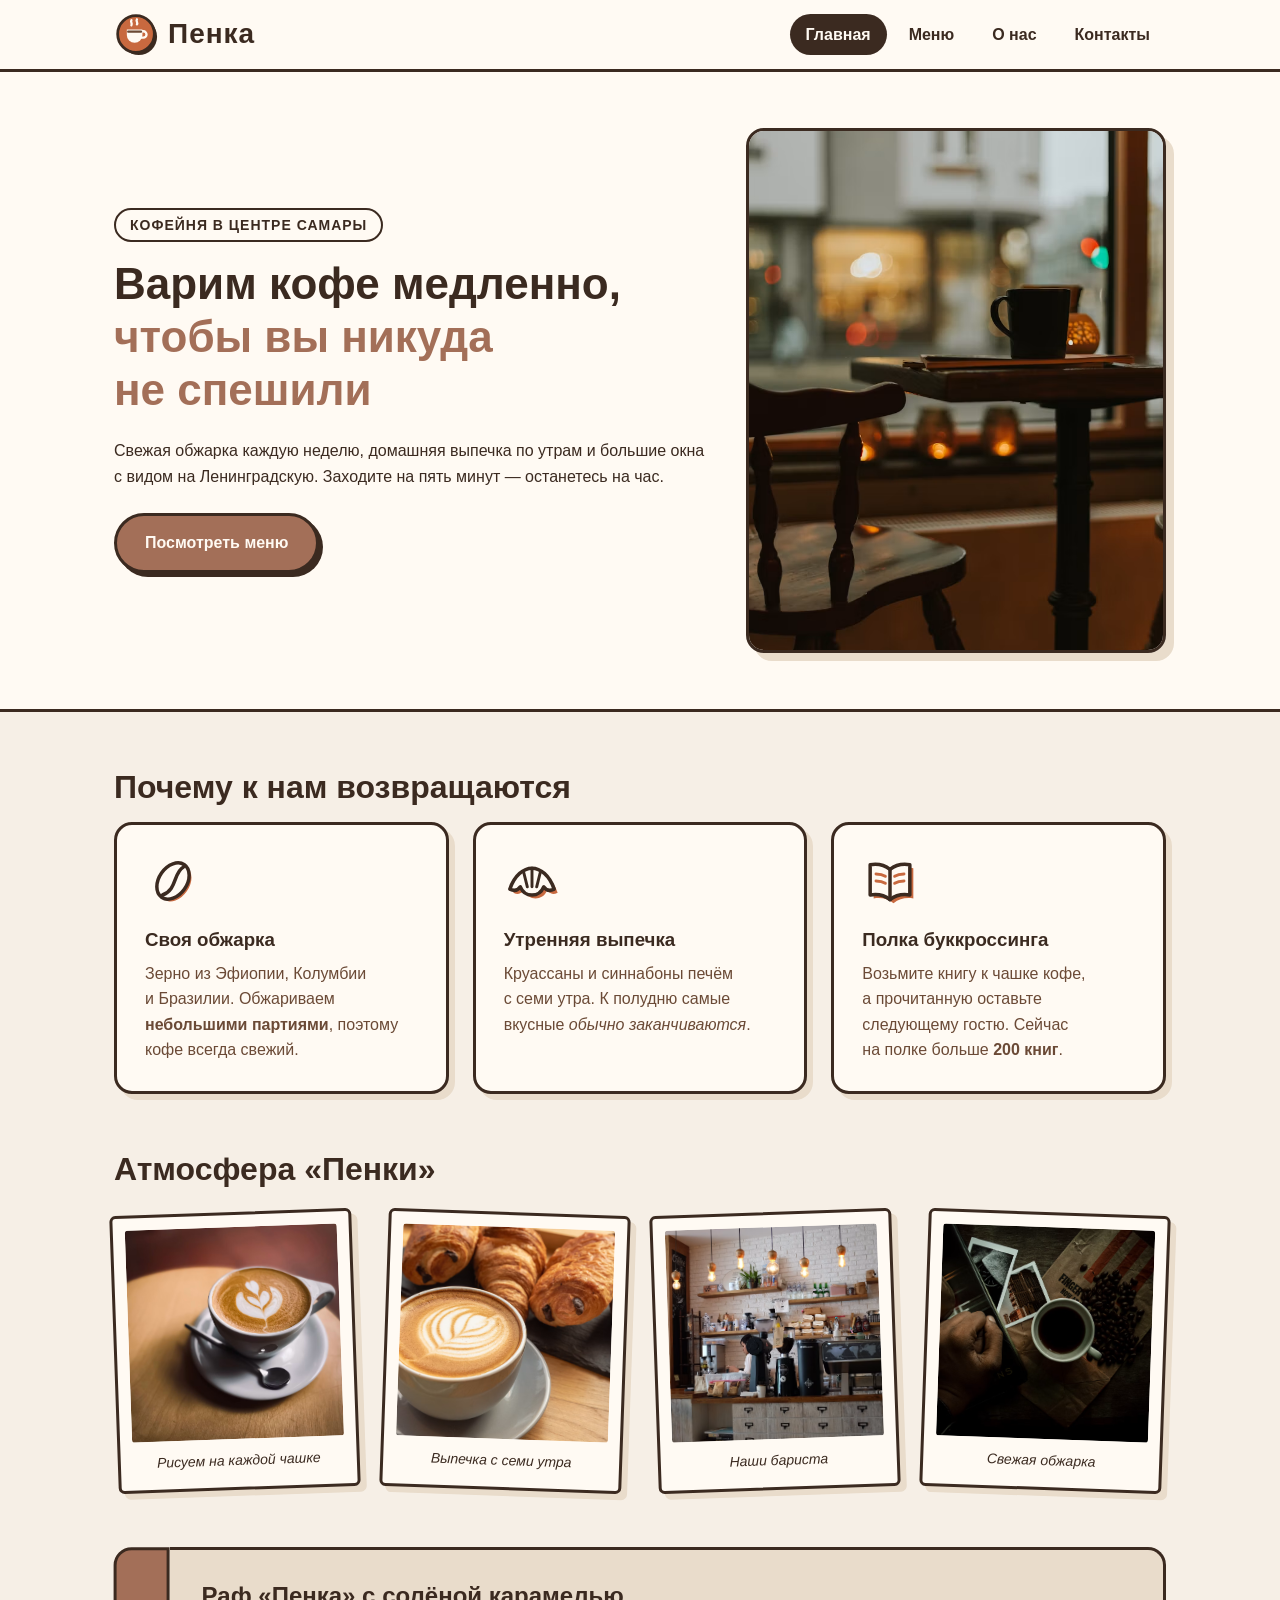
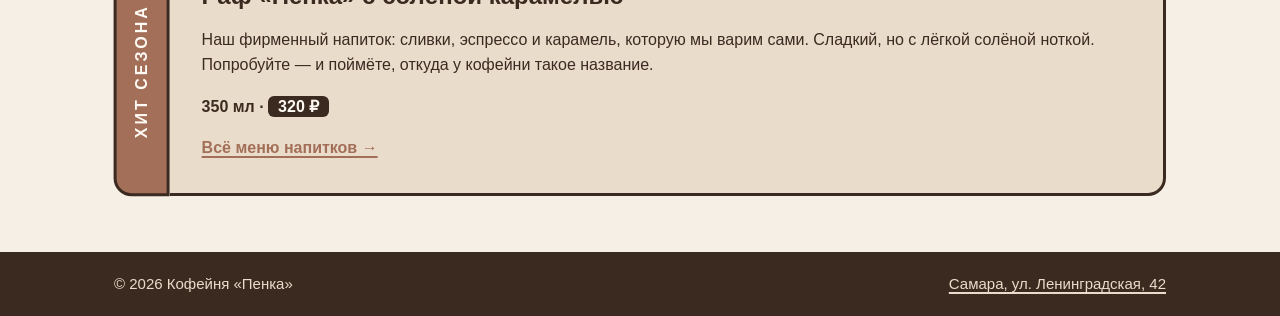
<file: lab2/index.html>
<!DOCTYPE html>
<html lang="ru">

<head>
    <meta charset="UTF-8">
    <meta name="viewport" content="width=device-width, initial-scale=1.0">
    <title>Кофейня «Пенка» — главная</title>
    <link rel="stylesheet" href="css/style.css">
</head>

<body>
    <header id="site-header">
        <div class="container header-inner">
            <a href="index.html" class="logo">
                <img src="images/logo.svg" alt="Логотип кофейни «Пенка»" width="44" height="44">
                <span class="logo-text">Пенка</span>
            </a>
            <nav class="main-nav">
                <a href="index.html" class="active">Главная</a>
                <a href="menu.html">Меню</a>
                <a href="about.html">О нас</a>
                <a href="contacts.html">Контакты</a>
            </nav>
        </div>
    </header>

    <main>
        <section class="hero">
            <div class="container hero-inner">
                <div class="hero-text">
                    <p class="eyebrow">Кофейня в центре Самары</p>
                    <h1>Варим кофе медленно, <span class="accent">чтобы вы&nbsp;никуда не&nbsp;спешили</span></h1>
                    <p>Свежая обжарка каждую неделю, домашняя выпечка по утрам и большие окна с видом
                        на&nbsp;Ленинградскую.
                        Заходите на&nbsp;пять минут — останетесь на&nbsp;час.</p>
                    <a href="menu.html" class="button">Посмотреть меню</a>
                </div>
                <img src="images/log.avif" alt="Чашка капучино с латте-артом" class="hero-image">
            </div>
        </section>

        <section class="container">
            <h2 class="section-title">Почему к нам возвращаются</h2>
            <div class="cards">
                <div class="card">
                    <img src="images/icon-bean.svg" alt="" class="card-icon">
                    <h3>Своя обжарка</h3>
                    <p>Зерно из&nbsp;Эфиопии, Колумбии и&nbsp;Бразилии. Обжариваем <strong>небольшими партиями</strong>,
                        поэтому кофе всегда свежий.</p>
                </div>
                <div class="card">
                    <img src="images/icon-croissant.svg" alt="" class="card-icon">
                    <h3>Утренняя выпечка</h3>
                    <p>Круассаны и&nbsp;синнабоны печём с&nbsp;семи утра. К&nbsp;полудню самые вкусные <em>обычно
                            заканчиваются</em>.</p>
                </div>
                <div class="card">
                    <img src="images/icon-book.svg" alt="" class="card-icon">
                    <h3>Полка буккроссинга</h3>
                    <p>Возьмите книгу к&nbsp;чашке кофе, а&nbsp;прочитанную оставьте следующему гостю. Сейчас
                        на&nbsp;полке больше <strong>200&nbsp;книг</strong>.</p>
                </div>
            </div>
        </section>

        <section class="container">
            <h2 class="section-title">Атмосфера «Пенки»</h2>
            <div class="photo-cards">
                <figure class="photo-card">
                    <img src="images/latte.avif" alt="Капучино с рисунком на пенке">
                    <figcaption>Рисуем на каждой чашке</figcaption>
                </figure>
                <figure class="photo-card">
                    <img src="images/croissant.avif" alt="Свежие круассаны на подносе">
                    <figcaption>Выпечка с семи утра</figcaption>
                </figure>
                <figure class="photo-card">
                    <img src="images/coff.avif" alt="Бариста готовит кофе">
                    <figcaption>Наши бариста</figcaption>
                </figure>
                <figure class="photo-card">
                    <img src="images/photo-beans.avif" alt="Обжаренные кофейные зёрна">
                    <figcaption>Свежая обжарка</figcaption>
                </figure>
            </div>
        </section>

        <section class="container highlight">
            <div class="highlight-label">Хит сезона</div>
            <div class="highlight-body">
                <h2>Раф «Пенка» с&nbsp;солёной карамелью</h2>
                <p>Наш фирменный напиток: сливки, эспрессо и&nbsp;карамель, которую мы&nbsp;варим сами.
                    Сладкий, но&nbsp;с&nbsp;лёгкой солёной ноткой. Попробуйте — и&nbsp;поймёте, откуда у&nbsp;кофейни
                    такое название.</p>
                <p class="price-tag">350 мл · <span class="price">320 ₽</span></p>
                <a href="menu.html#coffee" class="link-arrow">Всё меню напитков →</a>
            </div>
        </section>
    </main>

    <footer class="site-footer">
        <div class="container footer-inner">
            <p>© 2026 Кофейня «Пенка»</p>
            <p><a
                    href="https://yandex.ru/maps/51/samara/geo/leningradskaya_ulitsa/8027790/?ll=50.095725%2C53.186407&z=15">Самара,
                    ул. Ленинградская, 42</a></p>
        </div>
    </footer>

</body>

</html>
</file>
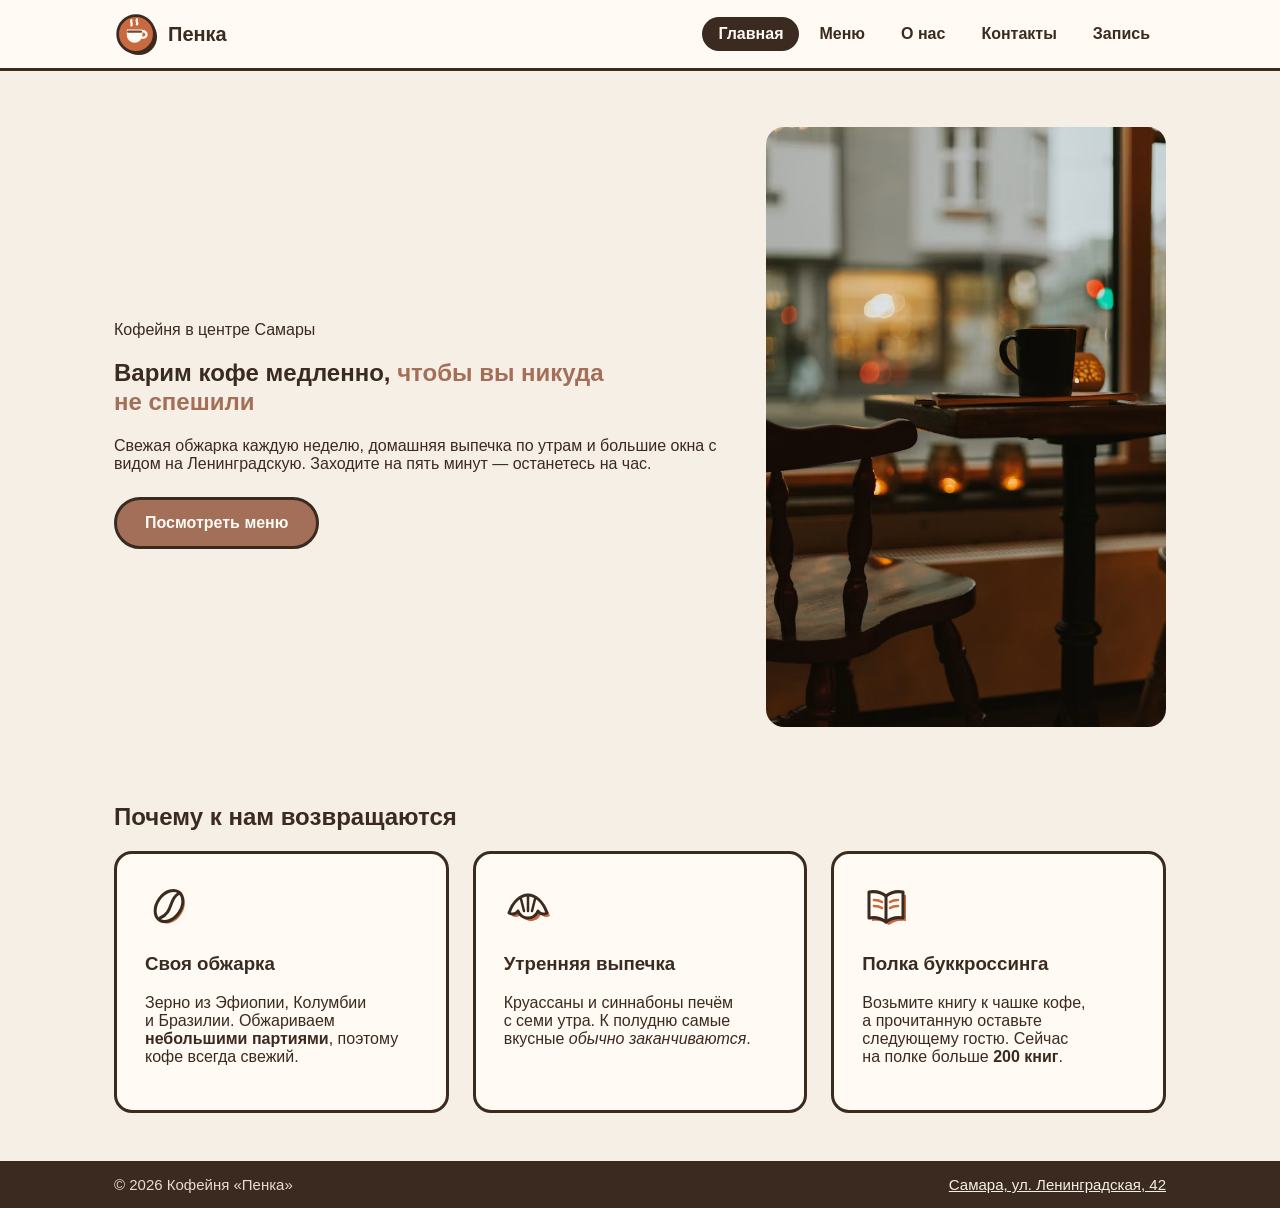
<file: lab4/index.html>
<!DOCTYPE html>
<html lang="ru">

<head>
    <meta charset="UTF-8">
    <meta name="viewport" content="width=device-width, initial-scale=1.0">
    <title>Кофейня «Пенка» — главная</title>
    <link rel="stylesheet" href="css/style.css">
</head>

<body>
    <header class="header">
        <div class="container header__inner">
            <a href="index.html" class="logo">
                <img src="images/logo.svg" alt="Логотип кофейни «Пенка»" width="44" height="44">
                <span class="logo__text">Пенка</span>
            </a>
            <nav class="nav">
                <a href="index.html" class="nav__link nav__link_active">Главная</a>
                <a href="menu.html" class="nav__link">Меню</a>
                <a href="about.html" class="nav__link">О нас</a>
                <a href="contacts.html" class="nav__link">Контакты</a>
                <a href="booking.html" class="nav__link">Запись</a>
            </nav>
        </div>
    </header>

    <main>
        <section class="hero">
            <div class="container hero__inner">
                <div class="hero__content">
                    <p>Кофейня в центре Самары</p>
                    <h1>Варим кофе медленно, <span class="hero__accent">чтобы вы&nbsp;никуда не&nbsp;спешили</span></h1>
                    <p>Свежая обжарка каждую неделю, домашняя выпечка по утрам и большие окна с видом
                        на&nbsp;Ленинградскую.
                        Заходите на&nbsp;пять минут — останетесь на&nbsp;час.</p>
                    <a href="menu.html" class="button">Посмотреть меню</a>
                </div>

                <!-- Анимация -->
                <div class="hero__media">
                    <img src="images/log.avif" alt="Чашка капучино с латте-артом" class="hero__image">
                </div>
            </div>
        </section>

        <section class="container features">
            <h2>Почему к нам возвращаются</h2>
            <ul class="features__list">
                <li class="features__item card">
                    <img src="images/icon-bean.svg" alt="" class="card__icon">
                    <h3>Своя обжарка</h3>
                    <p>Зерно из&nbsp;Эфиопии, Колумбии и&nbsp;Бразилии. Обжариваем <strong>небольшими партиями</strong>,
                        поэтому кофе всегда свежий.</p>
                </li>
                <li class="features__item card">
                    <img src="images/icon-croissant.svg" alt="" class="card__icon">
                    <h3>Утренняя выпечка</h3>
                    <p>Круассаны и&nbsp;синнабоны печём с&nbsp;семи утра. К&nbsp;полудню самые вкусные <em>обычно
                            заканчиваются</em>.</p>
                </li>
                <li class="features__item card">
                    <img src="images/icon-book.svg" alt="" class="card__icon">
                    <h3>Полка буккроссинга</h3>
                    <p>Возьмите книгу к&nbsp;чашке кофе, а&nbsp;прочитанную оставьте следующему гостю. Сейчас
                        на&nbsp;полке больше <strong>200&nbsp;книг</strong>.</p>
                </li>
            </ul>
        </section>
    </main>

    <footer class="footer">
        <div class="container footer__inner">
            <p>© 2026 Кофейня «Пенка»</p>
            <p><a class="footer__link"
                    href="https://yandex.ru/maps/51/samara/geo/leningradskaya_ulitsa/8027790/?ll=50.095725%2C53.186407&z=15">Самара,
                    ул. Ленинградская, 42</a></p>
        </div>
    </footer>
</body>

</html>
</file>
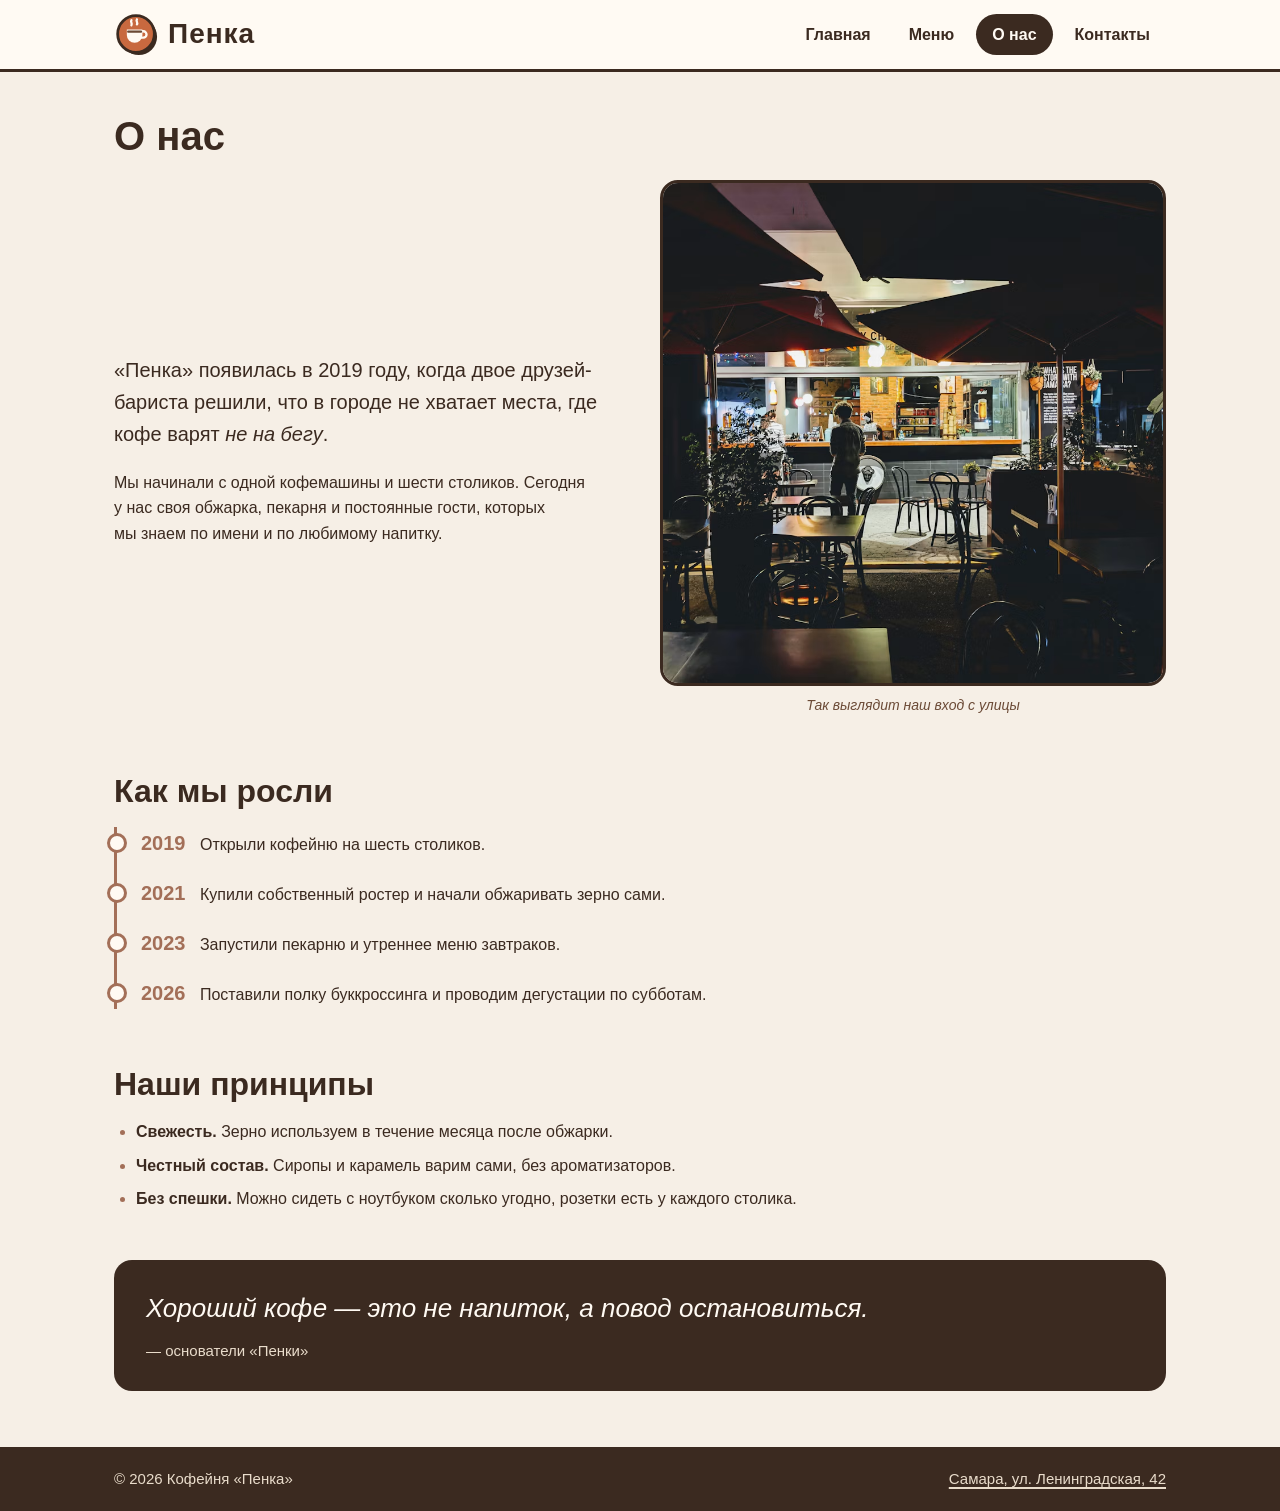
<file: lab2/about.html>
<!DOCTYPE html>
<html lang="ru">

<head>
    <meta charset="UTF-8">
    <meta name="viewport" content="width=device-width, initial-scale=1.0">
    <title>Кофейня «Пенка» — о нас</title>
    <link rel="stylesheet" href="css/style.css">
</head>

<body>
    <header id="site-header">
        <div class="container header-inner">
            <a href="index.html" class="logo">
                <img src="images/logo.svg" alt="Логотип кофейни «Пенка»" width="44" height="44">
                <span class="logo-text">Пенка</span>
            </a>
            <nav class="main-nav">
                <a href="index.html">Главная</a>
                <a href="menu.html">Меню</a>
                <a href="about.html" class="active">О нас</a>
                <a href="contacts.html">Контакты</a>
            </nav>
        </div>
    </header>

    <main class="container page">
        <h1 class="page-title">О нас</h1>

        <div class="about-grid">
            <div>
                <p class="lead">«Пенка» появилась в&nbsp;2019&nbsp;году, когда двое друзей-бариста решили, что
                    в&nbsp;городе
                    не&nbsp;хватает места, где кофе варят <em>не&nbsp;на&nbsp;бегу</em>.</p>
                <p>Мы&nbsp;начинали с&nbsp;одной кофемашины и&nbsp;шести столиков. Сегодня у&nbsp;нас своя обжарка,
                    пекарня и&nbsp;постоянные гости, которых мы&nbsp;знаем по&nbsp;имени и&nbsp;по&nbsp;любимому
                    напитку.</p>
            </div>
            <figure class="about-figure">
                <img src="images/photo-1558013891-da4959724894.avif" alt="Вход в кофейню «Пенка»">
                <figcaption>Так выглядит наш вход с&nbsp;улицы</figcaption>
            </figure>
        </div>

        <h2 class="section-title">Как мы росли</h2>
        <ol class="timeline">
            <li><span class="year">2019</span> Открыли кофейню на&nbsp;шесть столиков.</li>
            <li><span class="year">2021</span> Купили собственный ростер и&nbsp;начали обжаривать зерно сами.</li>
            <li><span class="year">2023</span> Запустили пекарню и&nbsp;утреннее меню завтраков.</li>
            <li><span class="year">2026</span> Поставили полку буккроссинга и&nbsp;проводим дегустации по&nbsp;субботам.
            </li>
        </ol>

        <h2 class="section-title">Наши принципы</h2>
        <ul class="principles">
            <li><strong>Свежесть.</strong> Зерно используем в&nbsp;течение месяца после обжарки.</li>
            <li><strong>Честный состав.</strong> Сиропы и&nbsp;карамель варим сами, без ароматизаторов.</li>
            <li><strong>Без спешки.</strong> Можно сидеть с&nbsp;ноутбуком сколько угодно, розетки есть у&nbsp;каждого
                столика.</li>
        </ul>

        <blockquote class="quote">
            Хороший кофе — это не&nbsp;напиток, а&nbsp;повод остановиться.
            <span class="quote-author">— основатели «Пенки»</span>
        </blockquote>
    </main>

    <footer class="site-footer">
        <div class="container footer-inner">
            <p>© 2026 Кофейня «Пенка»</p>
            <p><a
                    href="https://yandex.ru/maps/51/samara/geo/leningradskaya_ulitsa/8027790/?ll=50.095725%2C53.186407&z=15">Самара,
                    ул. Ленинградская, 42</a></p>
        </div>
    </footer>


</body>

</html>
</file>
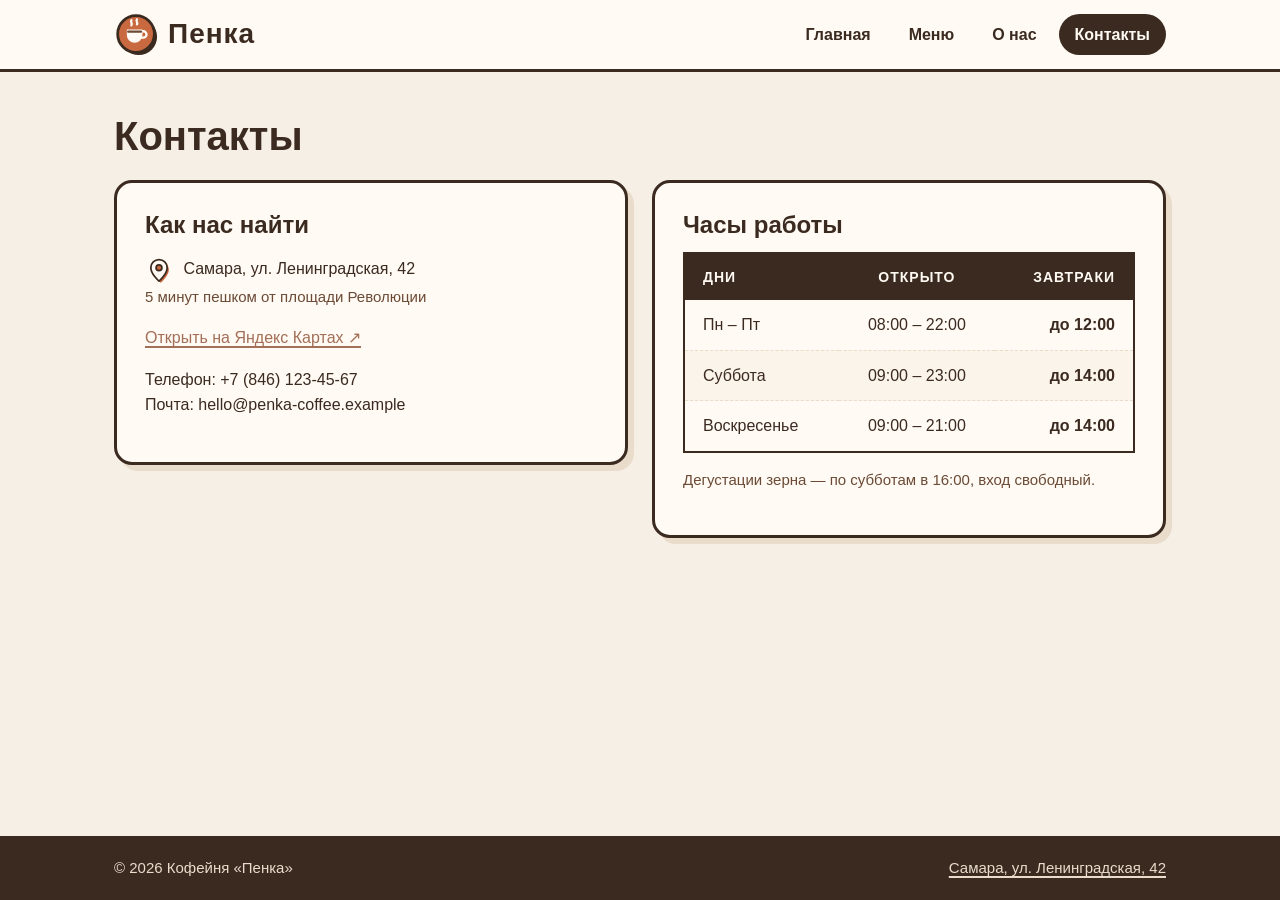
<file: lab2/contacts.html>
<!DOCTYPE html>
<html lang="ru">

<head>
    <meta charset="UTF-8">
    <meta name="viewport" content="width=device-width, initial-scale=1.0">
    <title>Кофейня «Пенка» — контакты</title>
    <link rel="stylesheet" href="css/style.css">
</head>

<body>
    <header id="site-header">
        <div class="container header-inner">
            <a href="index.html" class="logo">
                <img src="images/logo.svg" alt="Логотип кофейни «Пенка»" width="44" height="44">
                <span class="logo-text">Пенка</span>
            </a>
            <nav class="main-nav">
                <a href="index.html">Главная</a>
                <a href="menu.html">Меню</a>
                <a href="about.html">О нас</a>
                <a href="contacts.html" class="active">Контакты</a>
            </nav>
        </div>
    </header>

    <main class="container page">
        <h1 class="page-title">Контакты</h1>

        <div class="contacts-grid">
            <div class="contact-card">
                <h2>Как нас найти</h2>
                <p><img src="images/icon-pin.svg" alt="" class="inline-icon"> Самара,
                    ул.&nbsp;Ленинградская,&nbsp;42<br>
                    <span class="muted">5&nbsp;минут пешком от&nbsp;площади Революции</span>
                </p>
                <p><a href="https://yandex.ru/maps/?text=Самара%2C%20Ленинградская%20улица" target="_blank">Открыть
                        на&nbsp;Яндекс Картах ↗</a></p>
                <p>Телефон: +7&nbsp;(846)&nbsp;123-45-67<br>
                    Почта: hello@penka-coffee.example</p>
            </div>

            <div class="contact-card">
                <h2>Часы работы</h2>
                <table class="hours-table">
                    <thead>
                        <tr>
                            <th class="align-left">Дни</th>
                            <th class="align-center">Открыто</th>
                            <th class="align-right">Завтраки</th>
                        </tr>
                    </thead>
                    <tbody>
                        <tr>
                            <td class="align-left">Пн – Пт</td>
                            <td class="align-center">08:00 – 22:00</td>
                            <td class="align-right">до 12:00</td>
                        </tr>
                        <tr>
                            <td class="align-left">Суббота</td>
                            <td class="align-center">09:00 – 23:00</td>
                            <td class="align-right">до 14:00</td>
                        </tr>
                        <tr>
                            <td class="align-left">Воскресенье</td>
                            <td class="align-center">09:00 – 21:00</td>
                            <td class="align-right">до 14:00</td>
                        </tr>
                    </tbody>
                </table>
                <p class="muted">Дегустации зерна — по&nbsp;субботам в&nbsp;16:00, вход свободный.</p>
            </div>
        </div>
    </main>
    <footer class="site-footer">
        <div class="container footer-inner">
            <p>© 2026 Кофейня «Пенка»</p>
            <p><a
                    href="https://yandex.ru/maps/51/samara/geo/leningradskaya_ulitsa/8027790/?ll=50.095725%2C53.186407&z=15">Самара,
                    ул. Ленинградская, 42</a></p>
        </div>
    </footer>

</body>

</html>
</file>
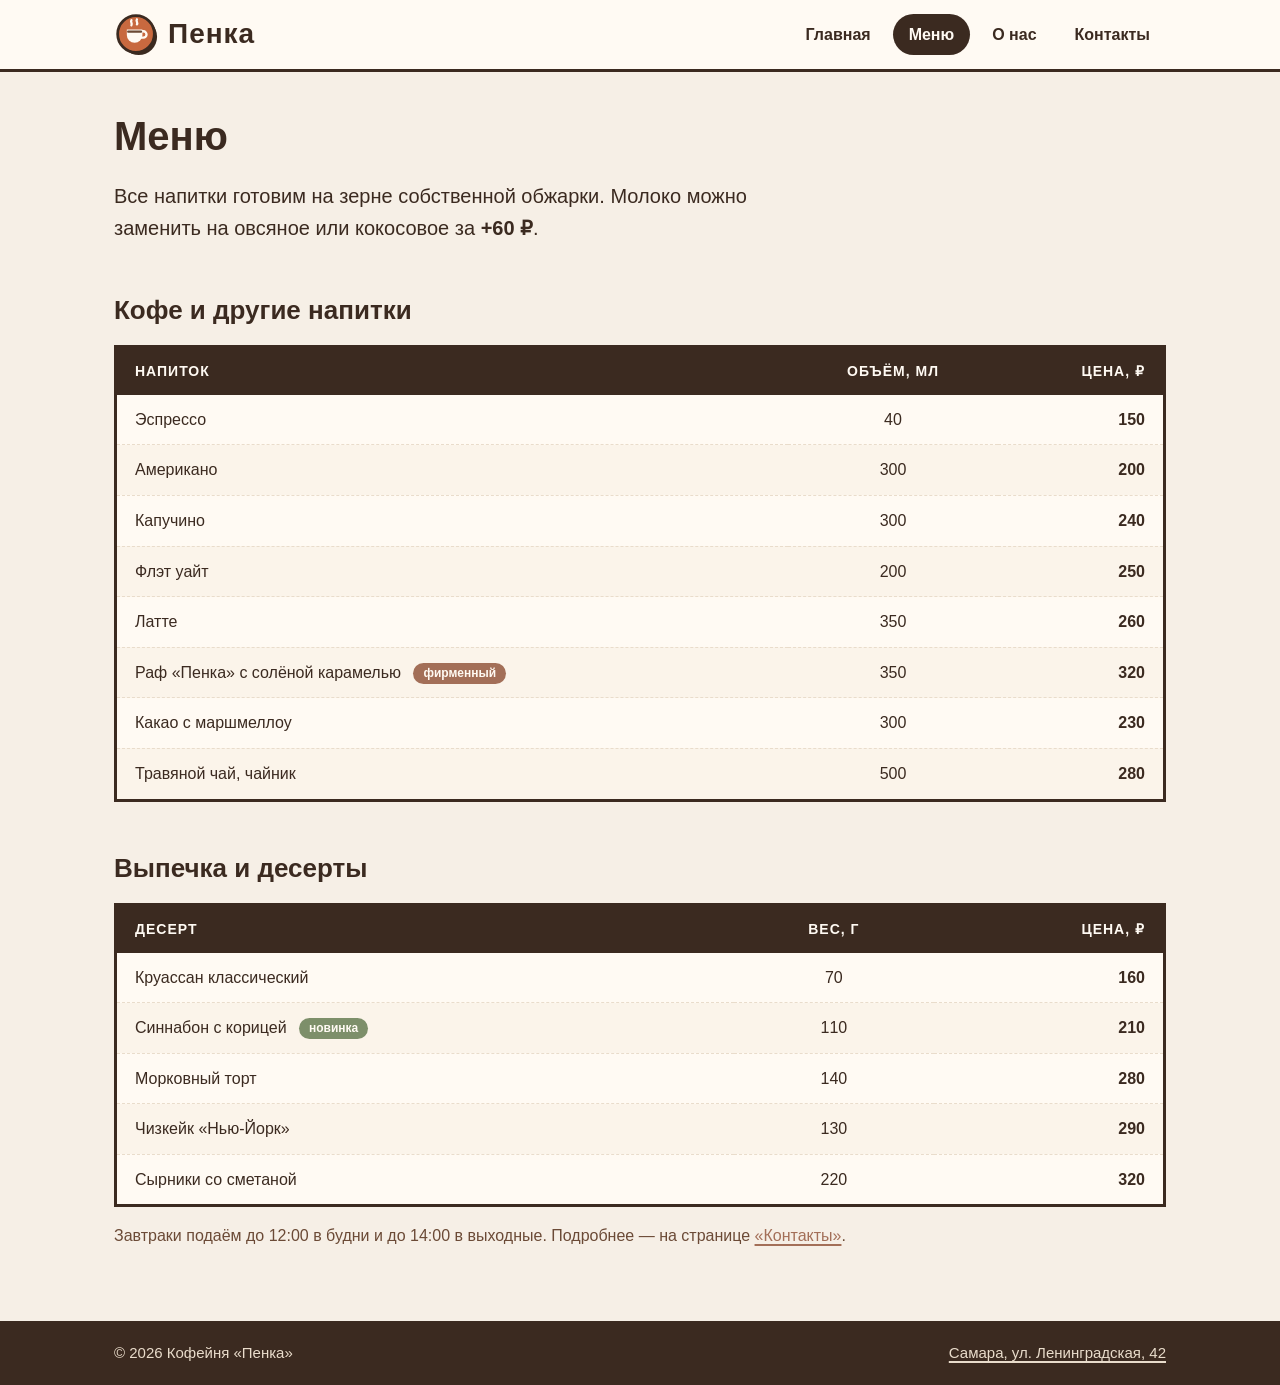
<file: lab2/menu.html>
<!DOCTYPE html>
<html lang="ru">

<head>
    <meta charset="UTF-8">
    <meta name="viewport" content="width=device-width, initial-scale=1.0">
    <title>Кофейня «Пенка» — меню</title>
    <link rel="stylesheet" href="css/style.css">
</head>

<body>
    <header id="site-header">
        <div class="container header-inner">
            <a href="index.html" class="logo">
                <img src="images/logo.svg" alt="Логотип кофейни «Пенка»" width="44" height="44">
                <span class="logo-text">Пенка</span>
            </a>
            <nav class="main-nav">
                <a href="index.html">Главная</a>
                <a href="menu.html" class="active">Меню</a>
                <a href="about.html">О нас</a>
                <a href="contacts.html">Контакты</a>
            </nav>
        </div>
    </header>

    <main class="container page">
        <h1 class="page-title">Меню</h1>
        <p class="lead">Все напитки готовим на&nbsp;зерне собственной обжарки. Молоко можно заменить на&nbsp;овсяное
            или кокосовое за&nbsp;<strong>+60&nbsp;₽</strong>.</p>

        <section id="coffee" class="menu-section">
            <table class="menu-table">
                <caption>Кофе и другие напитки</caption>
                <thead>
                    <tr>
                        <th class="align-left">Напиток</th>
                        <th class="align-center">Объём, мл</th>
                        <th class="align-right">Цена, ₽</th>
                    </tr>
                </thead>
                <tbody>
                    <tr>
                        <td class="align-left">Эспрессо</td>
                        <td class="align-center">40</td>
                        <td class="align-right">150</td>
                    </tr>
                    <tr>
                        <td class="align-left">Американо</td>
                        <td class="align-center">300</td>
                        <td class="align-right">200</td>
                    </tr>
                    <tr>
                        <td class="align-left">Капучино</td>
                        <td class="align-center">300</td>
                        <td class="align-right">240</td>
                    </tr>
                    <tr>
                        <td class="align-left">Флэт уайт</td>
                        <td class="align-center">200</td>
                        <td class="align-right">250</td>
                    </tr>
                    <tr>
                        <td class="align-left">Латте</td>
                        <td class="align-center">350</td>
                        <td class="align-right">260</td>
                    </tr>
                    <tr>
                        <td class="align-left">Раф «Пенка» с солёной карамелью <span class="badge">фирменный</span></td>
                        <td class="align-center">350</td>
                        <td class="align-right">320</td>
                    </tr>
                    <tr>
                        <td class="align-left">Какао с маршмеллоу</td>
                        <td class="align-center">300</td>
                        <td class="align-right">230</td>
                    </tr>
                    <tr>
                        <td class="align-left">Травяной чай, чайник</td>
                        <td class="align-center">500</td>
                        <td class="align-right">280</td>
                    </tr>
                </tbody>
            </table>
        </section>

        <section id="desserts" class="menu-section">
            <table class="menu-table">
                <caption>Выпечка и десерты</caption>
                <thead>
                    <tr>
                        <th class="align-left">Десерт</th>
                        <th class="align-center">Вес, г</th>
                        <th class="align-right">Цена, ₽</th>
                    </tr>
                </thead>
                <tbody>
                    <tr>
                        <td class="align-left">Круассан классический</td>
                        <td class="align-center">70</td>
                        <td class="align-right">160</td>
                    </tr>
                    <tr>
                        <td class="align-left">Синнабон с корицей <span class="badge badge-new">новинка</span></td>
                        <td class="align-center">110</td>
                        <td class="align-right">210</td>
                    </tr>
                    <tr>
                        <td class="align-left">Морковный торт</td>
                        <td class="align-center">140</td>
                        <td class="align-right">280</td>
                    </tr>
                    <tr>
                        <td class="align-left">Чизкейк «Нью-Йорк»</td>
                        <td class="align-center">130</td>
                        <td class="align-right">290</td>
                    </tr>
                    <tr>
                        <td class="align-left">Сырники со сметаной</td>
                        <td class="align-center">220</td>
                        <td class="align-right">320</td>
                    </tr>
                </tbody>
            </table>
        </section>

        <p class="note">Завтраки подаём до&nbsp;12:00 в&nbsp;будни и&nbsp;до&nbsp;14:00 в&nbsp;выходные.
            Подробнее — на&nbsp;странице <a href="contacts.html">«Контакты»</a>.</p>
    </main>

    <footer class="site-footer">
        <div class="container footer-inner">
            <p>© 2026 Кофейня «Пенка»</p>
            <p><a
                    href="https://yandex.ru/maps/51/samara/geo/leningradskaya_ulitsa/8027790/?ll=50.095725%2C53.186407&z=15">Самара,
                    ул. Ленинградская, 42</a></p>
        </div>
    </footer>



</body>

</html>
</file>
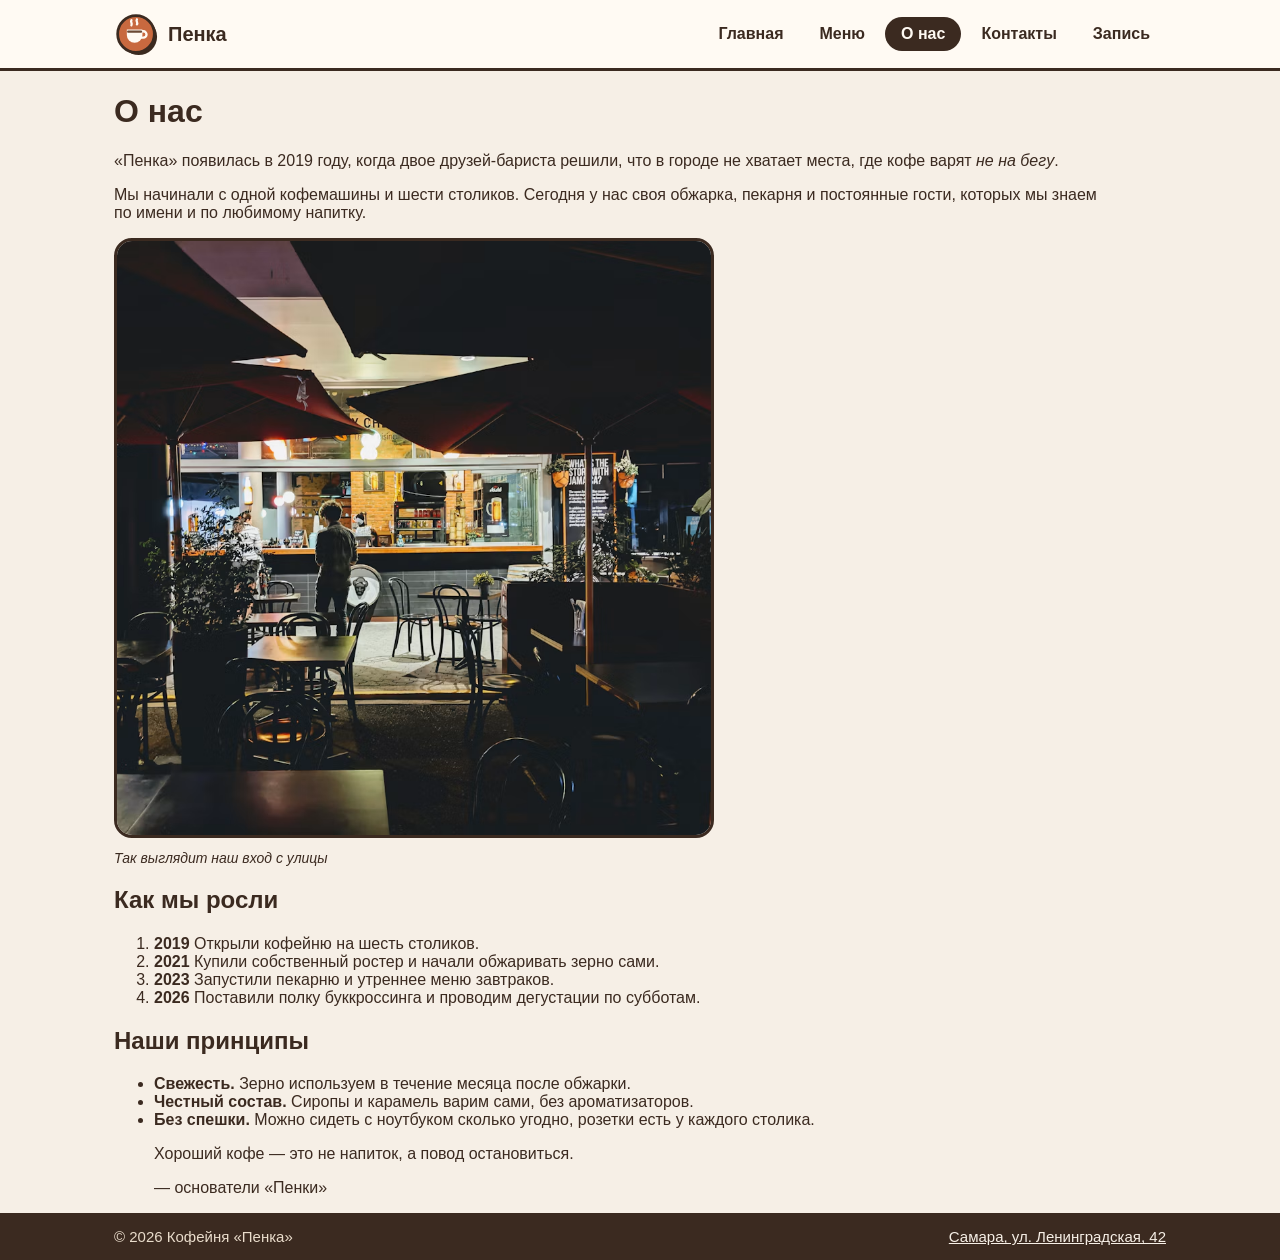
<file: lab4/about.html>
<!DOCTYPE html>
<html lang="ru">

<head>
    <meta charset="UTF-8">
    <meta name="viewport" content="width=device-width, initial-scale=1.0">
    <title>Кофейня «Пенка» — о нас</title>
    <link rel="stylesheet" href="css/style.css">
</head>

<body>
    <header class="header">
        <div class="container header__inner">
            <a href="index.html" class="logo">
                <img src="images/logo.svg" alt="Логотип кофейни «Пенка»" width="44" height="44">
                <span class="logo__text">Пенка</span>
            </a>
            <nav class="nav">
                <a href="index.html" class="nav__link">Главная</a>
                <a href="menu.html" class="nav__link">Меню</a>
                <a href="about.html" class="nav__link nav__link_active">О нас</a>
                <a href="contacts.html" class="nav__link">Контакты</a>
                <a href="booking.html" class="nav__link">Запись</a>
            </nav>
        </div>
    </header>

    <main class="container">
        <h1>О нас</h1>

        <div>
            <div>
                <p>«Пенка» появилась в&nbsp;2019&nbsp;году, когда двое друзей-бариста решили, что
                    в&nbsp;городе
                    не&nbsp;хватает места, где кофе варят <em>не&nbsp;на&nbsp;бегу</em>.</p>
                <p>Мы&nbsp;начинали с&nbsp;одной кофемашины и&nbsp;шести столиков. Сегодня у&nbsp;нас своя обжарка,
                    пекарня и&nbsp;постоянные гости, которых мы&nbsp;знаем по&nbsp;имени и&nbsp;по&nbsp;любимому
                    напитку.</p>
            </div>
            <figure>
                <img src="images/photo-1558013891-da4959724894.avif" alt="Вход в кофейню «Пенка»">
                <figcaption>Так выглядит наш вход с&nbsp;улицы</figcaption>
            </figure>
        </div>

        <h2>Как мы росли</h2>
        <ol>
            <li><strong>2019</strong> Открыли кофейню на&nbsp;шесть столиков.</li>
            <li><strong>2021</strong> Купили собственный ростер и&nbsp;начали обжаривать зерно сами.</li>
            <li><strong>2023</strong> Запустили пекарню и&nbsp;утреннее меню завтраков.</li>
            <li><strong>2026</strong> Поставили полку буккроссинга и&nbsp;проводим дегустации по&nbsp;субботам.
            </li>
        </ol>

        <h2>Наши принципы</h2>
        <ul>
            <li><strong>Свежесть.</strong> Зерно используем в&nbsp;течение месяца после обжарки.</li>
            <li><strong>Честный состав.</strong> Сиропы и&nbsp;карамель варим сами, без ароматизаторов.</li>
            <li><strong>Без спешки.</strong> Можно сидеть с&nbsp;ноутбуком сколько угодно, розетки есть у&nbsp;каждого
                столика.</li>
        </ul>

        <blockquote>
            <p>Хороший кофе — это не&nbsp;напиток, а&nbsp;повод остановиться.</p>
            <p>— основатели «Пенки»</p>
        </blockquote>
    </main>

    <footer class="footer">
        <div class="container footer__inner">
            <p>© 2026 Кофейня «Пенка»</p>
            <p><a class="footer__link"
                    href="https://yandex.ru/maps/51/samara/geo/leningradskaya_ulitsa/8027790/?ll=50.095725%2C53.186407&z=15">Самара,
                    ул. Ленинградская, 42</a></p>
        </div>
    </footer>
</body>

</html>
</file>
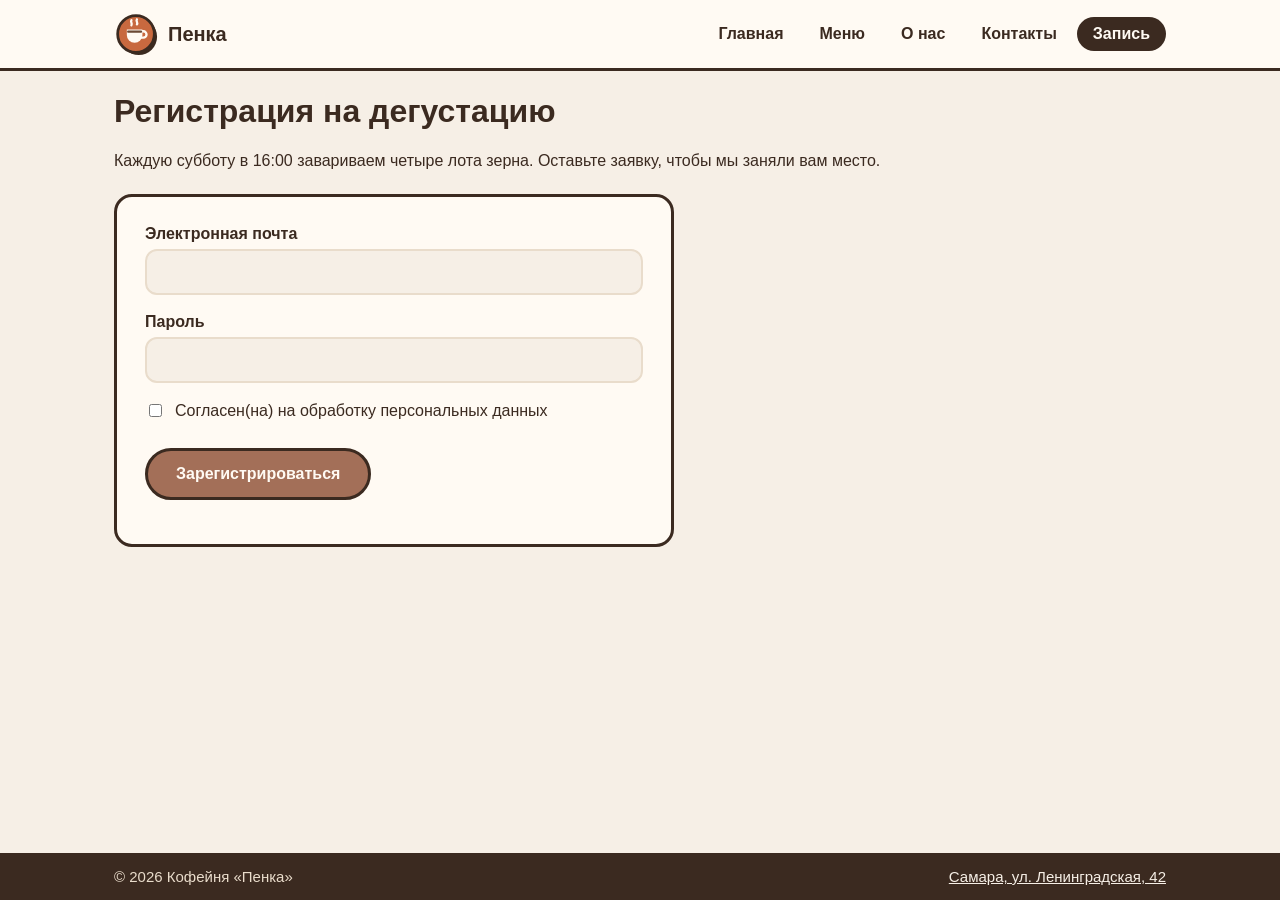
<file: lab4/booking.html>
<!DOCTYPE html>
<html lang="ru">

<head>
	<meta charset="UTF-8">
	<meta name="viewport" content="width=device-width, initial-scale=1.0">
	<title>Кофейня «Пенка» — регистрация на дегустацию</title>
	<link rel="stylesheet" href="css/style.css">
	<script src="js/main.js" defer></script>
</head>

<body>
	<header class="header">
		<div class="container header__inner">
			<a href="index.html" class="logo">
				<img src="images/logo.svg" alt="Логотип кофейни «Пенка»" width="44" height="44">
				<span class="logo__text">Пенка</span>
			</a>
			<nav class="nav">
				<a href="index.html" class="nav__link">Главная</a>
				<a href="menu.html" class="nav__link">Меню</a>
				<a href="about.html" class="nav__link">О нас</a>
				<a href="contacts.html" class="nav__link">Контакты</a>
				<a href="booking.html" class="nav__link nav__link_active">Запись</a>
			</nav>
		</div>
	</header>

	<main class="container">
		<h1>Регистрация на дегустацию</h1>
		<p>Каждую субботу в&nbsp;16:00 завариваем четыре лота зерна. Оставьте заявку, чтобы мы&nbsp;заняли вам место.
		</p>

		<form class="form" action="https://httpbin.org/post" method="post">
			<!-- Тип поля 1: почта -->
			<div class="form__field">
				<label class="form__label" for="guest-email">Электронная почта</label>
				<input class="form__input" type="email" id="guest-email" name="email" required>
			</div>

			<!-- Тип поля 2: пароль -->
			<div class="form__field">
				<label class="form__label" for="guest-password">Пароль</label>
				<input class="form__input" type="password" id="guest-password" name="password" required minlength="6">
			</div>

			<!-- Тип поля 3: галочка -->
			<div class="form__checkbox-field">
				<input type="checkbox" id="guest-agree" name="agree" required>
				<label for="guest-agree">Согласен(на) на обработку персональных данных</label>
			</div>

			<button class="button" type="submit">Зарегистрироваться</button>

			<p class="form__status"></p>
		</form>
	</main>

	<footer class="footer">
		<div class="container footer__inner">
			<p>© 2026 Кофейня «Пенка»</p>
			<p><a class="footer__link"
					href="https://yandex.ru/maps/51/samara/geo/leningradskaya_ulitsa/8027790/?ll=50.095725%2C53.186407&z=15">Самара,
					ул. Ленинградская, 42</a></p>
		</div>
	</footer>
</body>

</html>
</file>
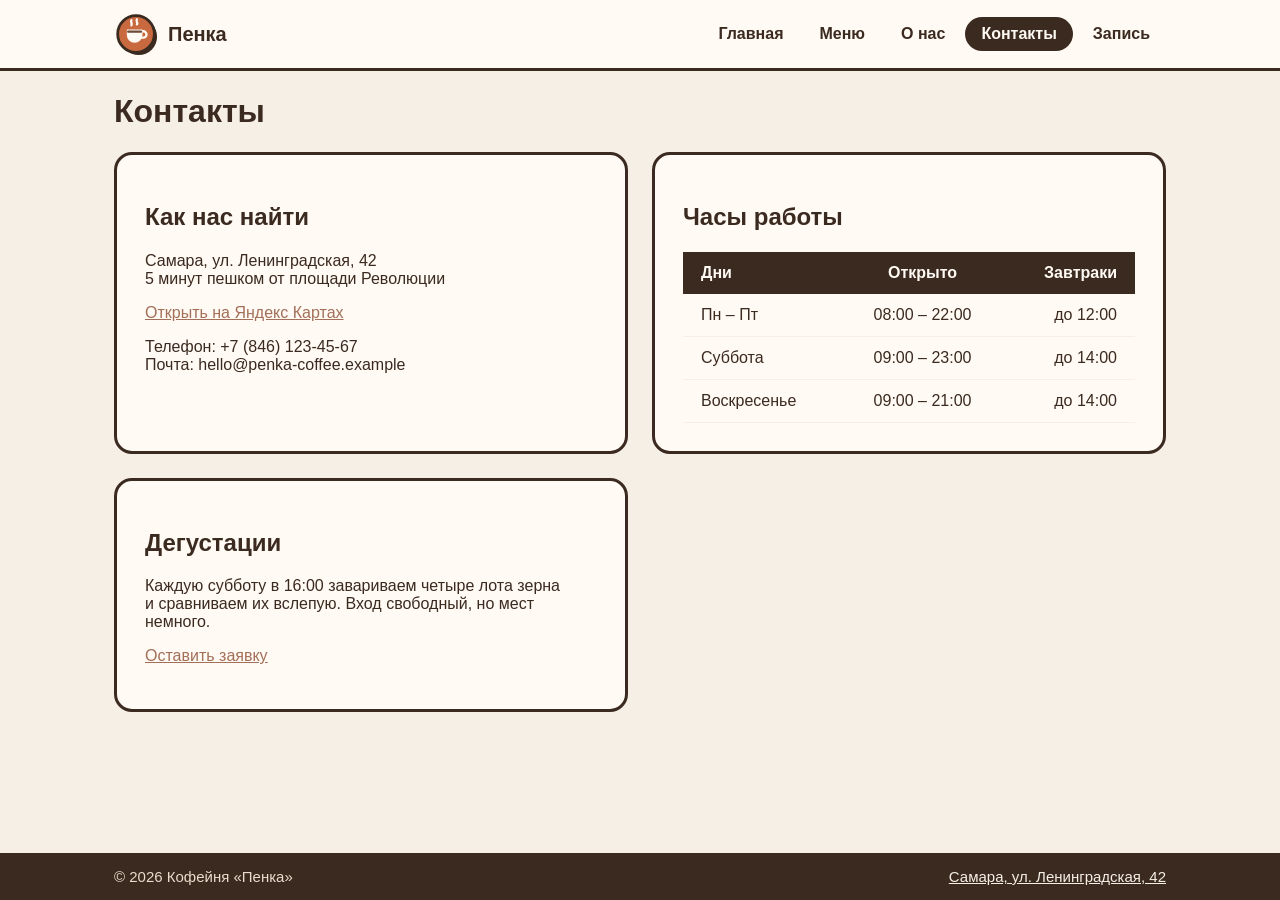
<file: lab4/contacts.html>
<!DOCTYPE html>
<html lang="ru">

<head>
    <meta charset="UTF-8">
    <meta name="viewport" content="width=device-width, initial-scale=1.0">
    <title>Кофейня «Пенка» — контакты</title>
    <link rel="stylesheet" href="css/style.css">
</head>

<body>
    <header class="header">
        <div class="container header__inner">
            <a href="index.html" class="logo">
                <img src="images/logo.svg" alt="Логотип кофейни «Пенка»" width="44" height="44">
                <span class="logo__text">Пенка</span>
            </a>
            <nav class="nav">
                <a href="index.html" class="nav__link">Главная</a>
                <a href="menu.html" class="nav__link">Меню</a>
                <a href="about.html" class="nav__link">О нас</a>
                <a href="contacts.html" class="nav__link nav__link_active">Контакты</a>
                <a href="booking.html" class="nav__link">Запись</a>
            </nav>
        </div>
    </header>

    <main class="container">
        <h1>Контакты</h1>

        <div class="contacts">
            <div class="card">
                <h2>Как нас найти</h2>
                <p>Самара, ул.&nbsp;Ленинградская,&nbsp;42<br>
                    5&nbsp;минут пешком от&nbsp;площади Революции</p>
                <p><a href="https://yandex.ru/maps/?text=Самара%2C%20Ленинградская%20улица" target="_blank">Открыть
                        на&nbsp;Яндекс Картах</a></p>
                <p>Телефон: +7&nbsp;(846)&nbsp;123-45-67<br>
                    Почта: hello@penka-coffee.example</p>
            </div>

            <div class="card">
                <h2>Часы работы</h2>
                <table>
                    <thead>
                        <tr>
                            <th class="align-left">Дни</th>
                            <th class="align-center">Открыто</th>
                            <th class="align-right">Завтраки</th>
                        </tr>
                    </thead>
                    <tbody>
                        <tr>
                            <td class="align-left">Пн – Пт</td>
                            <td class="align-center">08:00 – 22:00</td>
                            <td class="align-right">до 12:00</td>
                        </tr>
                        <tr>
                            <td class="align-left">Суббота</td>
                            <td class="align-center">09:00 – 23:00</td>
                            <td class="align-right">до 14:00</td>
                        </tr>
                        <tr>
                            <td class="align-left">Воскресенье</td>
                            <td class="align-center">09:00 – 21:00</td>
                            <td class="align-right">до 14:00</td>
                        </tr>
                    </tbody>
                </table>
            </div>

            <div class="card">
                <h2>Дегустации</h2>
                <p>Каждую субботу в&nbsp;16:00 завариваем четыре лота зерна и&nbsp;сравниваем их&nbsp;вслепую.
                    Вход свободный, но&nbsp;мест немного.</p>
                <p><a href="booking.html">Оставить заявку</a></p>
            </div>
        </div>
    </main>

    <footer class="footer">
        <div class="container footer__inner">
            <p>© 2026 Кофейня «Пенка»</p>
            <p><a class="footer__link"
                    href="https://yandex.ru/maps/51/samara/geo/leningradskaya_ulitsa/8027790/?ll=50.095725%2C53.186407&z=15">Самара,
                    ул. Ленинградская, 42</a></p>
        </div>
    </footer>
</body>

</html>
</file>
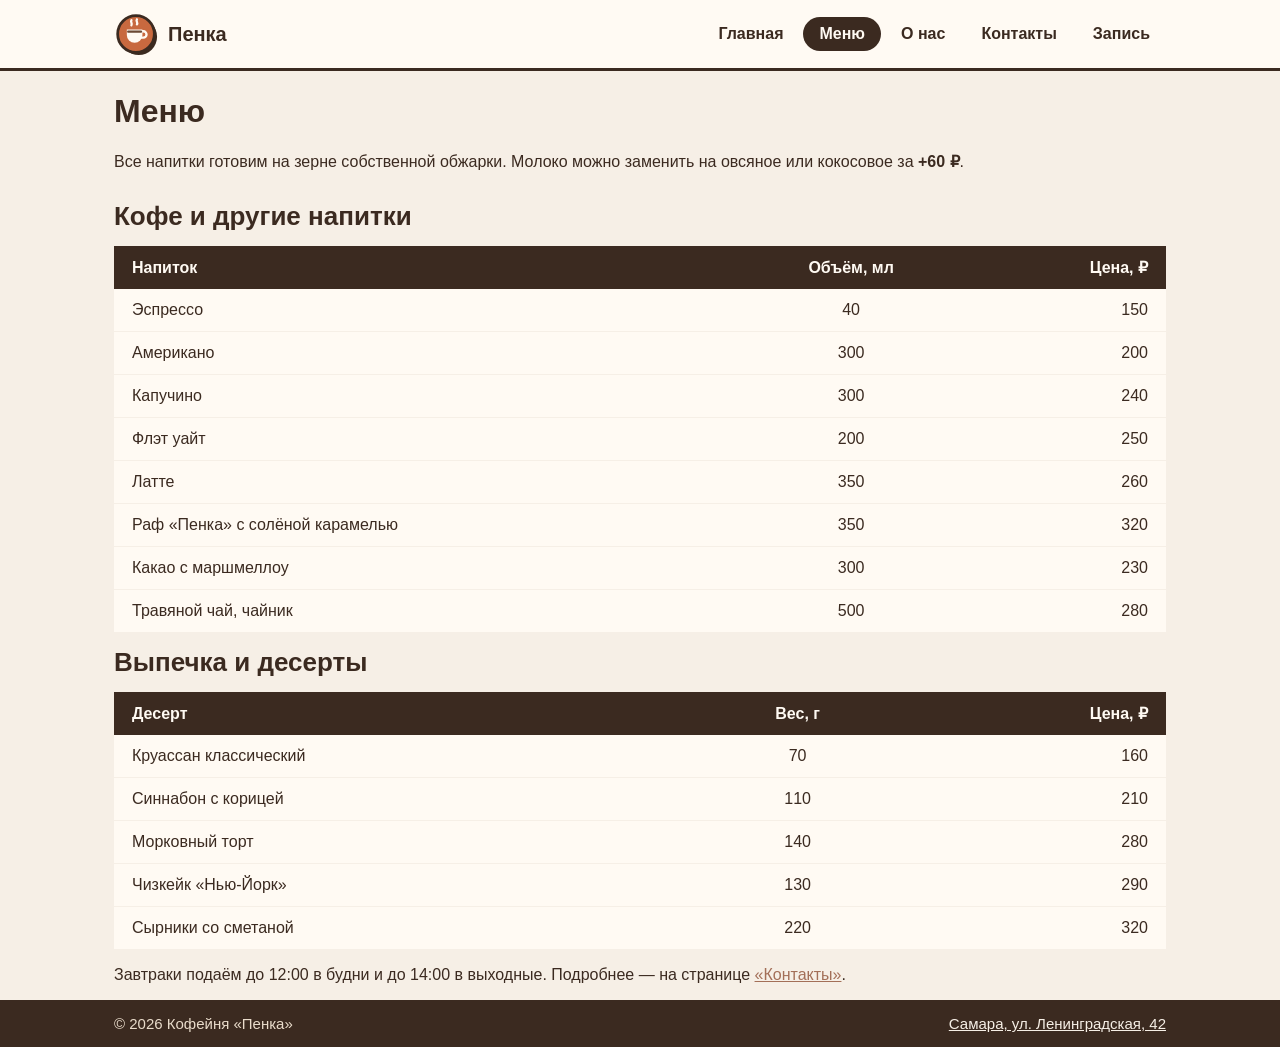
<file: lab4/menu.html>
<!DOCTYPE html>
<html lang="ru">

<head>
    <meta charset="UTF-8">
    <meta name="viewport" content="width=device-width, initial-scale=1.0">
    <title>Кофейня «Пенка» — меню</title>
    <link rel="stylesheet" href="css/style.css">
</head>

<body>
    <header class="header">
        <div class="container header__inner">
            <a href="index.html" class="logo">
                <img src="images/logo.svg" alt="Логотип кофейни «Пенка»" width="44" height="44">
                <span class="logo__text">Пенка</span>
            </a>
            <nav class="nav">
                <a href="index.html" class="nav__link">Главная</a>
                <a href="menu.html" class="nav__link nav__link_active">Меню</a>
                <a href="about.html" class="nav__link">О нас</a>
                <a href="contacts.html" class="nav__link">Контакты</a>
                <a href="booking.html" class="nav__link">Запись</a>
            </nav>
        </div>
    </header>

    <main class="container">
        <h1>Меню</h1>
        <p>Все напитки готовим на&nbsp;зерне собственной обжарки. Молоко можно заменить на&nbsp;овсяное
            или кокосовое за&nbsp;<strong>+60&nbsp;₽</strong>.</p>

        <section id="coffee">
            <table>
                <caption>Кофе и другие напитки</caption>
                <thead>
                    <tr>
                        <th class="align-left">Напиток</th>
                        <th class="align-center">Объём, мл</th>
                        <th class="align-right">Цена, ₽</th>
                    </tr>
                </thead>
                <tbody>
                    <tr>
                        <td class="align-left">Эспрессо</td>
                        <td class="align-center">40</td>
                        <td class="align-right">150</td>
                    </tr>
                    <tr>
                        <td class="align-left">Американо</td>
                        <td class="align-center">300</td>
                        <td class="align-right">200</td>
                    </tr>
                    <tr>
                        <td class="align-left">Капучино</td>
                        <td class="align-center">300</td>
                        <td class="align-right">240</td>
                    </tr>
                    <tr>
                        <td class="align-left">Флэт уайт</td>
                        <td class="align-center">200</td>
                        <td class="align-right">250</td>
                    </tr>
                    <tr>
                        <td class="align-left">Латте</td>
                        <td class="align-center">350</td>
                        <td class="align-right">260</td>
                    </tr>
                    <tr>
                        <td class="align-left">Раф «Пенка» с солёной карамелью </td>
                        <td class="align-center">350</td>
                        <td class="align-right">320</td>
                    </tr>
                    <tr>
                        <td class="align-left">Какао с маршмеллоу</td>
                        <td class="align-center">300</td>
                        <td class="align-right">230</td>
                    </tr>
                    <tr>
                        <td class="align-left">Травяной чай, чайник</td>
                        <td class="align-center">500</td>
                        <td class="align-right">280</td>
                    </tr>
                </tbody>
            </table>
        </section>

        <section id="desserts">
            <table>
                <caption>Выпечка и десерты</caption>
                <thead>
                    <tr>
                        <th class="align-left">Десерт</th>
                        <th class="align-center">Вес, г</th>
                        <th class="align-right">Цена, ₽</th>
                    </tr>
                </thead>
                <tbody>
                    <tr>
                        <td class="align-left">Круассан классический</td>
                        <td class="align-center">70</td>
                        <td class="align-right">160</td>
                    </tr>
                    <tr>
                        <td class="align-left">Синнабон с корицей </td>
                        <td class="align-center">110</td>
                        <td class="align-right">210</td>
                    </tr>
                    <tr>
                        <td class="align-left">Морковный торт</td>
                        <td class="align-center">140</td>
                        <td class="align-right">280</td>
                    </tr>
                    <tr>
                        <td class="align-left">Чизкейк «Нью-Йорк»</td>
                        <td class="align-center">130</td>
                        <td class="align-right">290</td>
                    </tr>
                    <tr>
                        <td class="align-left">Сырники со сметаной</td>
                        <td class="align-center">220</td>
                        <td class="align-right">320</td>
                    </tr>
                </tbody>
            </table>
        </section>

        <p>Завтраки подаём до&nbsp;12:00 в&nbsp;будни и&nbsp;до&nbsp;14:00 в&nbsp;выходные.
            Подробнее — на&nbsp;странице <a href="contacts.html">«Контакты»</a>.</p>
    </main>

    <footer class="footer">
        <div class="container footer__inner">
            <p>© 2026 Кофейня «Пенка»</p>
            <p><a class="footer__link"
                    href="https://yandex.ru/maps/51/samara/geo/leningradskaya_ulitsa/8027790/?ll=50.095725%2C53.186407&z=15">Самара,
                    ул. Ленинградская, 42</a></p>
        </div>
    </footer>
</body>

</html>
</file>
<file: lab2/css/style.css>
/* палитра сайта */
:root {
    --cream: #f6efe6;
    /* фон страницы */
    --paper: #fffaf3;
    /* фон карточек */
    --milk: #e9dccb;
    /* светлые плашки */
    --espresso: #3b2a20;
    /* основной текст */
    --coffee: #6b4a36;
    /* второстепенный текст */
    --terracotta: #a36f58;
    /* акцентный цвет */
    --sage: #7d8f6a;
    /* зелёный для «новинок» */
    --radius: 18px;
}

/* Селекторы по тегу */
* {
    box-sizing: border-box;
}

body {
    margin: 0;
    background-color: var(--cream);
    color: var(--espresso);
    font-family: Arial, Helvetica, sans-serif;
    font-size: 16px;
    line-height: 1.6;
    /* подвал прижат к низу даже на короткой странице */
    display: flex;
    flex-direction: column;
    min-height: 100vh;
}

main {
    flex: 1;
    width: 100%;
}

/* Групповой селектор: общий шрифт для всех заголовков */
h1,
h2,
h3 {
    font-family: "Trebuchet MS", Arial, sans-serif;
    line-height: 1.2;
    margin: 0 0 0.5em;
}

a {
    color: var(--terracotta);
    text-decoration-thickness: 2px;
    text-underline-offset: 3px;
}

/* Псевдокласс: ссылка при наведении */
a:hover {
    color: var(--espresso);
}

img {
    max-width: 100%;
}

/* Общая обёртка */
.container {
    max-width: 1100px;
    margin: 0 auto;
    padding: 0 24px;
}

/* Шапка (селектор по id) */
#site-header {
    position: sticky;
    top: 0;
    z-index: 10;
    background-color: var(--paper);
    border-bottom: 3px solid var(--espresso);
}

.header-inner {
    display: flex;
    align-items: center;
    justify-content: space-between;
    padding-top: 12px;
    padding-bottom: 12px;
}

.logo {
    display: flex;
    align-items: center;
    gap: 10px;
    text-decoration: none;
}

.logo-text {
    font-family: "Trebuchet MS", Arial, sans-serif;
    font-size: 28px;
    font-weight: bold;
    color: var(--espresso);
    letter-spacing: 1px;
}

.main-nav {
    display: flex;
    gap: 6px;
}

/* Селектор потомка: ссылки внутри меню навигации */
.main-nav a {
    padding: 8px 16px;
    border-radius: 999px;
    color: var(--espresso);
    text-decoration: none;
    font-weight: 600;
    transition: background-color 0.2s;
}

.main-nav a:hover {
    background-color: var(--milk);
}

/* Два класса сразу: активный пункт меню */
.main-nav a.active {
    background-color: var(--espresso);
    color: var(--paper);
}

/* Главная: первый экран */
.hero {
    background-color: var(--paper);
    border-bottom: 3px solid var(--espresso);
}

.hero-inner {
    display: flex;
    align-items: center;
    gap: 40px;
    padding-top: 56px;
    padding-bottom: 56px;
}

.hero-text {
    flex: 1;
}

.hero-text h1 {
    font-size: 44px;
}

.hero-image {
    flex: 1;
    width: 100%;
    max-width: 420px;
    aspect-ratio: 4 / 5;
    object-fit: cover;
    border: 3px solid var(--espresso);
    border-radius: var(--radius);
    box-shadow: 8px 8px 0 var(--milk);
}

.eyebrow {
    display: inline-block;
    margin: 0 0 16px;
    padding: 4px 14px;
    border: 2px solid var(--espresso);
    border-radius: 999px;
    font-size: 14px;
    font-weight: 600;
    text-transform: uppercase;
    letter-spacing: 1px;
}

.accent {
    color: var(--terracotta);
}

.button {
    display: inline-block;
    margin-top: 8px;
    padding: 14px 28px;
    background-color: var(--terracotta);
    color: var(--paper);
    border: 3px solid var(--espresso);
    border-radius: 999px;
    box-shadow: 4px 4px 0 var(--espresso);
    font-weight: 700;
    text-decoration: none;
    transition: transform 0.15s, box-shadow 0.15s;
}

.button:hover {
    color: var(--paper);
    transform: translate(2px, 2px);
    box-shadow: 2px 2px 0 var(--espresso);
}

/* Карточки «Почему к нам» */
.section-title {
    margin-top: 56px;
    font-size: 32px;
}

.cards {
    display: grid;
    grid-template-columns: repeat(3, 1fr);
    gap: 24px;
}

.card {
    padding: 28px;
    background-color: var(--paper);
    border: 3px solid var(--espresso);
    border-radius: var(--radius);
    box-shadow: 6px 6px 0 var(--milk);
    transition: transform 0.2s;
}

.card:hover {
    transform: translateY(-4px) rotate(-0.5deg);
}

.card-icon {
    width: 56px;
    height: 56px;
    margin-bottom: 12px;
}

.card p {
    margin: 0;
    color: var(--coffee);
}

/* Блок «Хит сезона» */
.highlight {
    display: flex;
    margin-top: 56px;
    margin-bottom: 56px;
}

.highlight-label {
    writing-mode: vertical-rl;
    transform: rotate(180deg);
    padding: 20px 12px;
    background-color: var(--terracotta);
    color: var(--paper);
    border: 3px solid var(--espresso);
    border-radius: 0 var(--radius) var(--radius) 0;
    font-weight: 700;
    text-transform: uppercase;
    letter-spacing: 3px;
    text-align: center;
}

.highlight-body {
    flex: 1;
    padding: 32px;
    background-color: var(--milk);
    border: 3px solid var(--espresso);
    border-left: none;
    border-radius: 0 var(--radius) var(--radius) 0;
}

.price-tag {
    font-weight: 600;
}

.price {
    padding: 2px 10px;
    background-color: var(--espresso);
    color: var(--paper);
    border-radius: 6px;
}

.link-arrow {
    font-weight: 700;
}

/* Внутренние страницы */
.page {
    padding-top: 40px;
    padding-bottom: 56px;
}

.page-title {
    font-size: 40px;
    color: var(--espresso);
}

.lead {
    font-size: 20px;
    max-width: 720px;
}

.note,
.muted {
    color: var(--coffee);
}

.muted {
    font-size: 15px;
}

/* Таблицы  */
.menu-section {
    margin-top: 32px;
}

table {
    width: 100%;
    border-collapse: collapse;
    background-color: var(--paper);
}

.menu-table {
    border: 3px solid var(--espresso);
}

caption {
    padding: 14px 0;
    font-family: "Trebuchet MS", Arial, sans-serif;
    font-size: 26px;
    font-weight: bold;
    text-align: left;
}

th {
    padding: 12px 18px;
    background-color: var(--espresso);
    color: var(--paper);
    font-size: 14px;
    text-transform: uppercase;
    letter-spacing: 1px;
}

td {
    padding: 12px 18px;
    border-bottom: 1px dashed var(--milk);
}

/* Псевдокласс: «зебра» — каждая чётная строка подсвечена */
tbody tr:nth-child(even) {
    background-color: #fbf4ea;
}

tbody tr:hover {
    background-color: var(--milk);
}

/* Псевдокласс: у последней строки нет нижней линии */
tbody tr:last-child td {
    border-bottom: none;
}

/* Три вида выравнивания в таблице */
.align-left {
    text-align: left;
}

.align-center {
    text-align: center;
}

.align-right {
    text-align: right;
    font-variant-numeric: tabular-nums;
    font-weight: 700;
}

/* Строчные «бейджи» внутри ячеек */
.badge {
    display: inline-block;
    margin-left: 8px;
    padding: 1px 10px;
    background-color: var(--terracotta);
    color: var(--paper);
    border-radius: 999px;
    font-size: 12px;
    font-weight: 700;
    vertical-align: middle;
}

.badge-new {
    background-color: var(--sage);
}

/* О нас */
.about-grid {
    display: grid;
    grid-template-columns: 1fr 1fr;
    gap: 40px;
    align-items: center;
}

.about-figure {
    margin: 0;
}

.about-figure img {
    display: block;
    border: 3px solid var(--espresso);
    border-radius: var(--radius);
}

figcaption {
    margin-top: 8px;
    color: var(--coffee);
    font-size: 14px;
    font-style: italic;
    text-align: center;
}

.timeline {
    list-style: none;
    margin: 0;
    padding: 0 0 0 24px;
    border-left: 3px solid var(--terracotta);
}

.timeline li {
    position: relative;
    margin-bottom: 18px;
}

/* Псевдоэлемент: кружок на линии времени */
.timeline li::before {
    content: "";
    position: absolute;
    left: -34px;
    top: 6px;
    width: 14px;
    height: 14px;
    background-color: var(--paper);
    border: 3px solid var(--terracotta);
    border-radius: 50%;
}

.year {
    margin-right: 10px;
    font-family: "Trebuchet MS", Arial, sans-serif;
    font-size: 20px;
    font-weight: bold;
    color: var(--terracotta);
}

.principles {
    padding-left: 22px;
}

.principles li {
    margin-bottom: 8px;
}

.principles li::marker {
    color: var(--terracotta);
}

.quote {
    margin: 48px 0 0;
    padding: 28px 32px;
    background-color: var(--espresso);
    color: var(--paper);
    border-radius: var(--radius);
    font-family: "Trebuchet MS", Arial, sans-serif;
    font-size: 26px;
    font-style: italic;
}

.quote-author {
    display: block;
    margin-top: 10px;
    color: var(--milk);
    font-family: Arial, Helvetica, sans-serif;
    font-size: 15px;
    font-style: normal;
}

/* Контакты */
.contacts-grid {
    display: grid;
    grid-template-columns: 1fr 1fr;
    gap: 24px;
    align-items: start;
}

.contact-card {
    padding: 28px;
    background-color: var(--paper);
    border: 3px solid var(--espresso);
    border-radius: var(--radius);
    box-shadow: 6px 6px 0 var(--milk);
}

.hours-table {
    margin-bottom: 12px;
    border: 2px solid var(--espresso);
}

/* Подвал */
.site-footer {
    background-color: var(--espresso);
    color: var(--milk);
    font-size: 15px;
}

.footer-inner {
    display: flex;
    justify-content: space-between;
    flex-wrap: wrap;
    gap: 8px;
    padding-top: 20px;
    padding-bottom: 20px;
}

.site-footer p {
    margin: 0;
}

.site-footer a {
    color: var(--milk);
}

.site-footer a:hover {
    color: var(--terracotta);
}

/* Фотокарточки */
.photo-cards {
    display: grid;
    grid-template-columns: repeat(auto-fit, minmax(220px, 1fr));
    gap: 28px;
    margin-top: 24px;
}

.photo-card {
    margin: 0;
    padding: 12px 12px 16px;
    background-color: var(--paper);
    border: 3px solid var(--espresso);
    border-radius: 6px;
    box-shadow: 6px 6px 0 var(--milk);
    transform: rotate(-2deg);
    transition: transform 0.25s;
}

.photo-card:nth-child(even) {
    transform: rotate(2deg);
}

.photo-card:hover {
    transform: rotate(0deg) scale(1.05);
}

.photo-card img {
    display: block;
    width: 100%;
    aspect-ratio: 1 / 1;
    object-fit: cover;
    border-radius: 3px;
}

.photo-card figcaption {
    margin-top: 10px;
    color: var(--espresso);
}

/* Иконки рядом с текстом */
.inline-icon {
    width: 28px;
    height: 28px;
    vertical-align: middle;
    margin-right: 6px;
}

/* Адаптивность для телефонов */
@media (max-width: 760px) {
    .header-inner {
        flex-direction: column;
        gap: 8px;
    }

    .main-nav a {
        padding: 6px 10px;
        font-size: 15px;
    }

    .hero-inner {
        flex-direction: column-reverse;
        padding-top: 32px;
        padding-bottom: 32px;
    }

    .hero-text h1 {
        font-size: 32px;
    }

    .hero-image {
        max-width: 100%;
        aspect-ratio: 4 / 3;
    }

    .cards,
    .about-grid,
    .contacts-grid {
        grid-template-columns: 1fr;
    }

    .page-title {
        font-size: 38px;
    }

    th,
    td {
        padding: 10px;
    }
}
</file>
<file: lab4/css/style.css>
/* Палитра сайта */
:root {
    --cream: #f6efe6;
    /* Фон страницы */
    --paper: #fffaf3;
    /* Фон карточек */
    --milk: #e9dccb;
    /* Светлые плашки, текст в подвале */
    --espresso: #3b2a20;
    /* Основной текст, рамки */
    --terracotta: #a36f58;
    /* Ссылки, кнопка */
    --radius: 18px;
    /* Скругление карточек */
    --shadow: rgba(59, 42, 32, 0.18);
}

/* Селекторы по тегу */
* {
    box-sizing: border-box;
}

body {
    margin: 0;
    background-color: var(--cream);
    color: var(--espresso);
    font-family: Arial, Helvetica, sans-serif;
    font-size: 16px;
    /* подвал прижат к низу даже на короткой странице */
    display: flex;
    flex-direction: column;
    min-height: 100vh;
}

main {
    flex: 1;
    width: 100%;
    padding-bottom: 48px;
}

/* Групповой селектор: общий шрифт для всех заголовков */
h1,
h2,
h3 {
    font-family: "Trebuchet MS", Arial, sans-serif;
    line-height: 1.2;
}

a {
    color: var(--terracotta);
}

/* Псевдокласс: ссылка при наведении */
a:hover {
    color: var(--espresso);
}

img {
    max-width: 100%;
}

/* Общая обёртка */
.container {
    max-width: 1100px;
    margin: 0 auto;
    padding: 0 24px;
}

.logo__text {
    font-size: 20px;
}

/* Шапка */
.header {
    position: sticky;
    top: 0;
    z-index: 10;
    background-color: var(--paper);
    border-bottom: 3px solid var(--espresso);
}

.header__inner {
    display: flex;
    align-items: center;
    justify-content: space-between;
    padding-top: 12px;
    padding-bottom: 12px;
}

.logo {
    display: flex;
    align-items: center;
    gap: 10px;
    text-decoration: none;
    color: var(--espresso);
    font-family: "Trebuchet MS", Arial, sans-serif;
    font-weight: bold;
}

/* Ссылки внутри меню навигации */
.nav {
    display: flex;
    flex-wrap: wrap;
    gap: 4px;
}

.nav__link {
    padding: 8px 16px;
    border-radius: 999px;
    color: var(--espresso);
    text-decoration: none;
    font-weight: bold;
}

.nav__link:hover {
    background-color: var(--milk);
}

/* Модификатор: текущая страница */
.nav__link_active {
    background-color: var(--espresso);
    color: var(--paper);
}

/* Блок button */
.button {
    display: inline-block;
    margin-top: 8px;
    padding: 14px 28px;
    background-color: var(--terracotta);
    color: var(--paper);
    border: 3px solid var(--espresso);
    border-radius: 999px;
    font: inherit;
    font-weight: bold;
    text-decoration: none;
    cursor: pointer;
}

.button:hover {
    background-color: var(--espresso);
    color: var(--paper);
}

/* Главная: первый экран */
.hero__inner {
    display: flex;
    align-items: center;
    gap: 40px;
    padding-top: 56px;
    padding-bottom: 56px;
}

.hero__content {
    flex: 1 1 420px;
}

.hero__accent {
    color: var(--terracotta);
}

.hero__media {
    flex: 0 1 400px;
}

.hero__image {
    display: block;
    width: 100%;
    border-radius: var(--radius);
}

/* Анимация */

.features__item {
    flex: 1 1 260px;
    opacity: 0;
    animation: card-appear 0.6s ease-out forwards;
}

.features__item:nth-child(2) {
    animation-delay: 0.15s;
}

.features__item:nth-child(3) {
    animation-delay: 0.3s;
}

@keyframes card-appear {
    from {
        opacity: 0;
        transform: translateY(24px);
    }

    to {
        opacity: 1;
        transform: translateY(0);
    }
}

/* Вёрстка с помощью flexbox */

.features__list {
    display: flex;
    flex-wrap: wrap;
    gap: 24px;
    margin: 0;
    padding: 0;
    list-style: none;
}

.features__item {
    flex: 1 1 260px;
}

/* Блок card */

.card {
    padding: 28px;
    background-color: var(--paper);
    border: 3px solid var(--espresso);
    border-radius: var(--radius);
    transition: transform 0.25s ease, box-shadow 0.25s ease;
}

.card:hover {
    transform: translateY(-6px);
    box-shadow: 0 12px 24px var(--shadow);
}

/* Вёрстка с Grid */
.contacts {
    display: grid;
    grid-template-columns: 1fr 1fr;
    /* 2 равные колонки */
    gap: 24px;
}

/* Таблицы */
table {
    width: 100%;
    border-collapse: collapse;
    background-color: var(--paper);
}

caption {
    padding: 14px 0;
    font-family: "Trebuchet MS", Arial, sans-serif;
    font-size: 26px;
    font-weight: bold;
    text-align: left;
}

/* Темная строка заголовков */
th {
    padding: 12px 18px;
    background-color: var(--espresso);
    color: var(--paper);
}

/* Поля и тонкая линия снизу каждой ячейки */
td {
    padding: 12px 18px;
    border-bottom: 1px solid var(--cream);
}

/* Три вида выравнивания в таблице */
.align-left {
    text-align: left;
}

.align-center {
    text-align: center;
}

.align-right {
    text-align: right;
}

/* Картинка с подписью (стр. "О нас") */

figure {
    margin: 0;
}

figure img {
    max-width: 600px;
    border: 3px solid var(--espresso);
    border-radius: var(--radius);
}

figcaption {
    margin-top: 8px;
    font-size: 14px;
    font-style: italic;
}

/* Блок form */
.form {
    max-width: 560px;
    margin-top: 24px;
    padding: 28px;
    background-color: var(--paper);
    border: 3px solid var(--espresso);
    border-radius: var(--radius);
}

.form__field {
    margin-bottom: 18px;
}

.form__label {
    display: block;
    margin-bottom: 6px;
    font-weight: bold;
}

.form__input,
.form__select {
    width: 100%;
    padding: 12px 14px;
    border: 2px solid var(--milk);
    border-radius: 12px;
    background-color: var(--cream);
    color: var(--espresso);
    font: inherit;
}

.form__input:focus,
.form__select:focus {
    border-color: var(--terracotta);
}

.form__checkbox-field {
    display: flex;
    align-items: center;
    gap: 10px;
    margin-bottom: 20px;
}

.form__status {
    margin-top: 16px;
    font-weight: bold;
    color: var(--terracotta);
}

/* Блок footer */
.footer {
    background-color: var(--espresso);
    color: var(--milk);
    font-size: 15px;
}

.footer__inner {
    display: flex;
    justify-content: space-between;
}

.footer__link {
    color: var(--cream);
}

.footer__link:hover {
    color: var(--terracotta);
}


/* Адаптивность для телефонов */
@media (max-width: 760px) {
    .header__inner {
        flex-direction: column;
        gap: 8px;
    }

    .nav {
        justify-content: center;
    }

    .nav__link {
        padding: 6px 10px;
        font-size: 15px;
    }

    .hero__inner {
        flex-direction: column-reverse;
    }

    .contacts {
        grid-template-columns: 1fr;
    }

    th,
    td {
        padding: 8px 6px;
    }

    .footer__inner {
        flex-direction: column;
        align-items: center;
        gap: 8px;
        text-align: center;
    }
}
</file>
